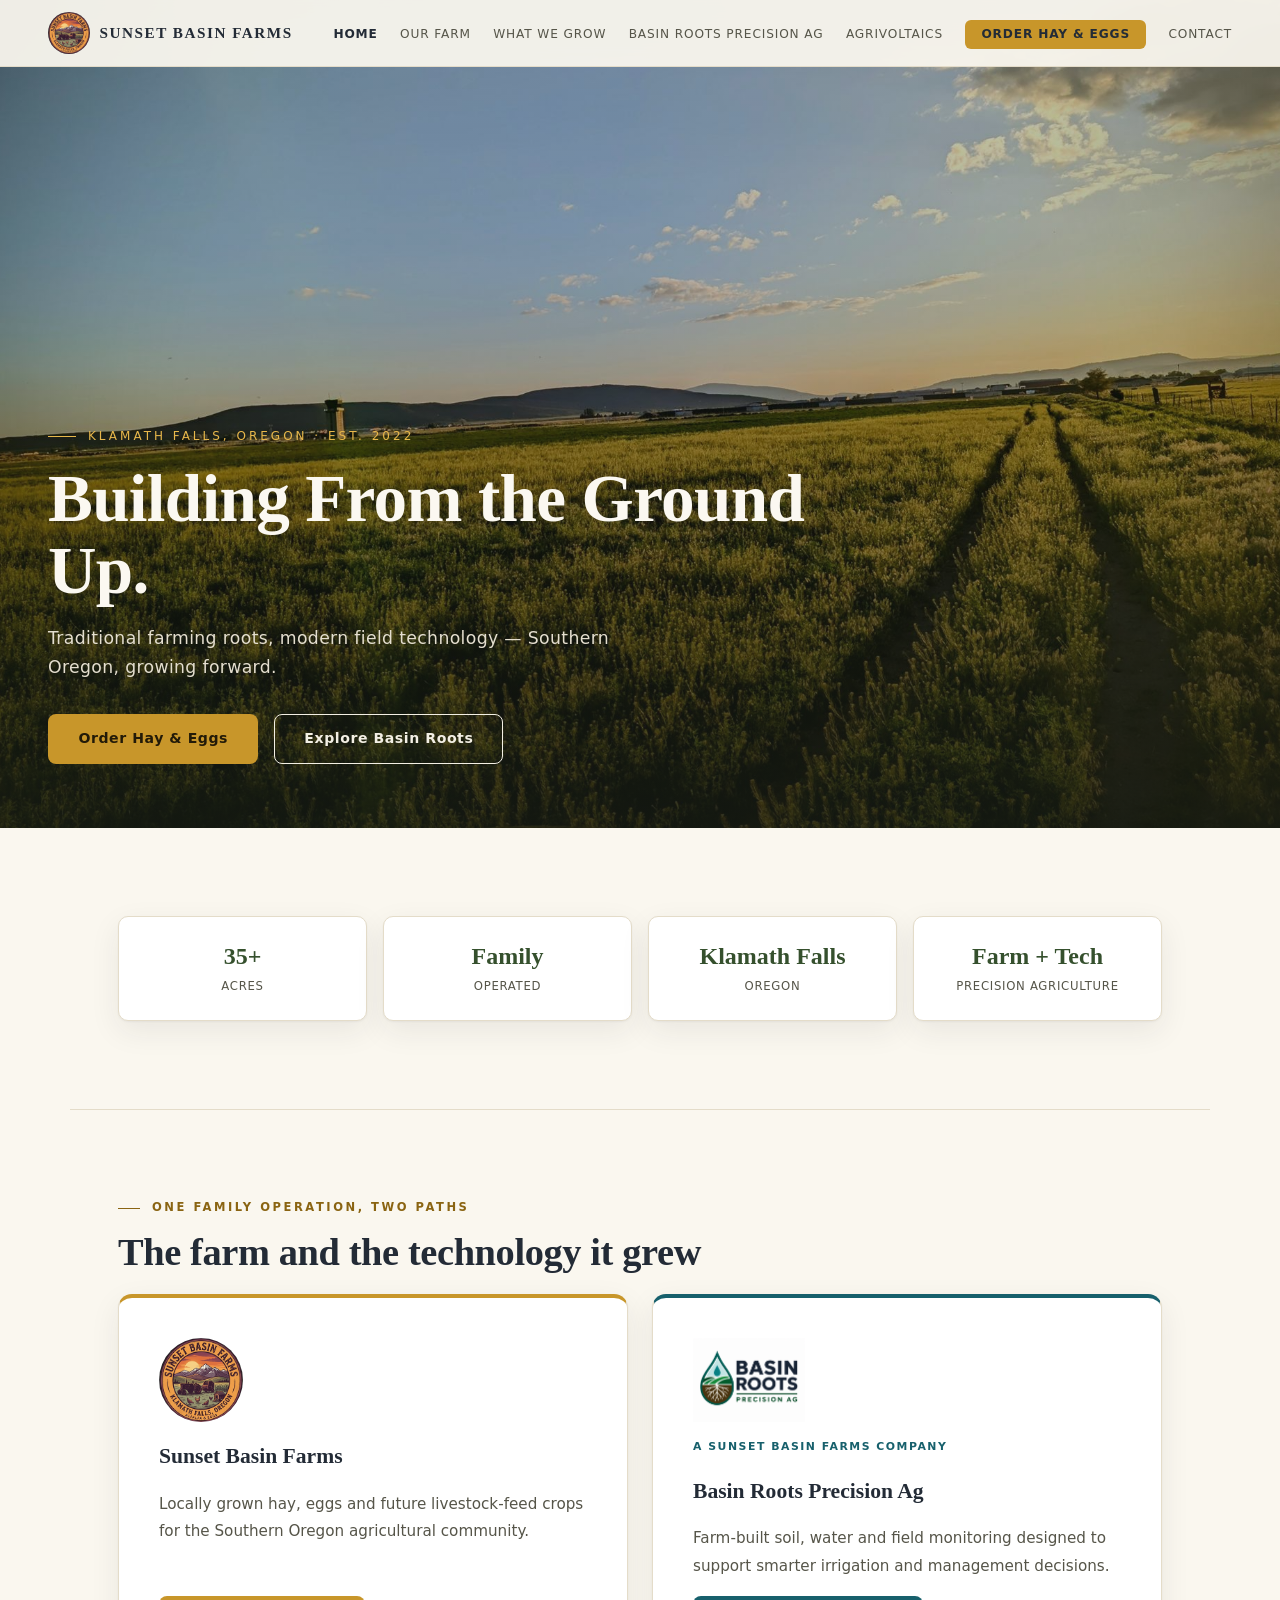
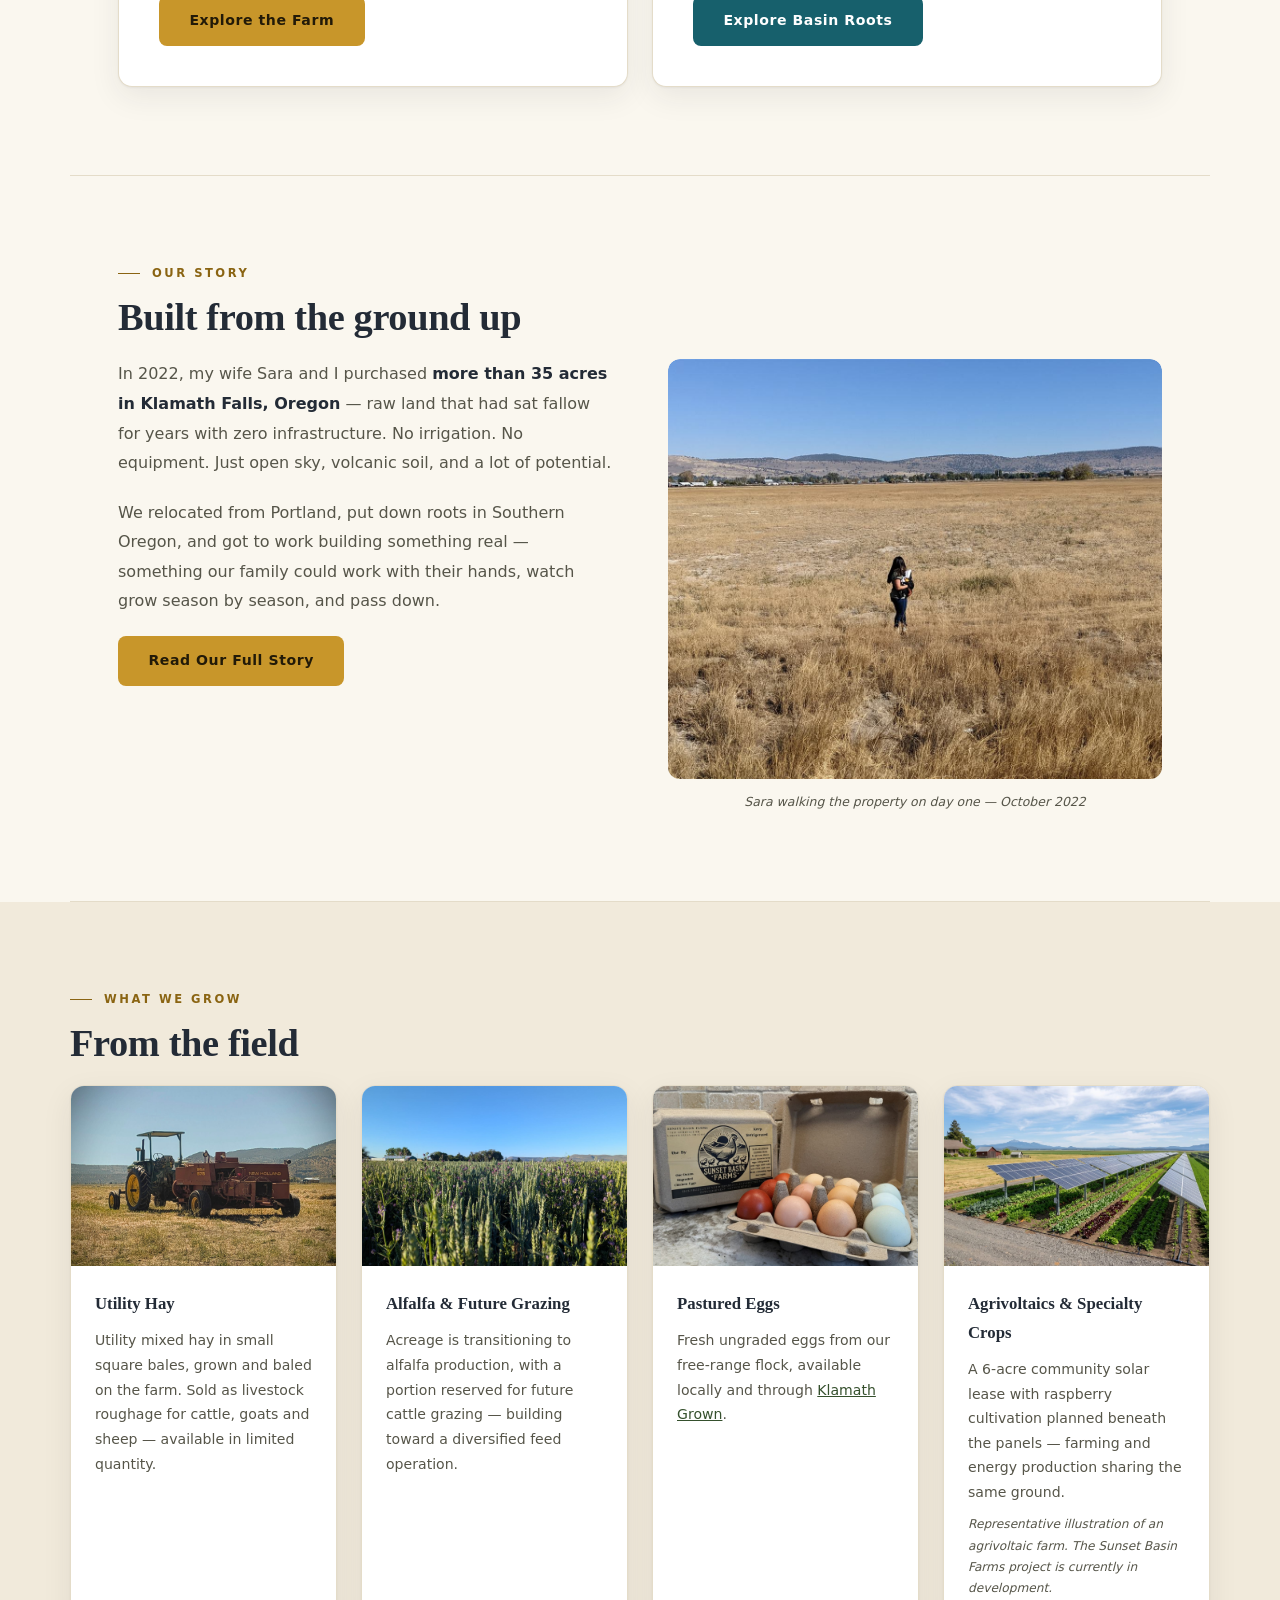
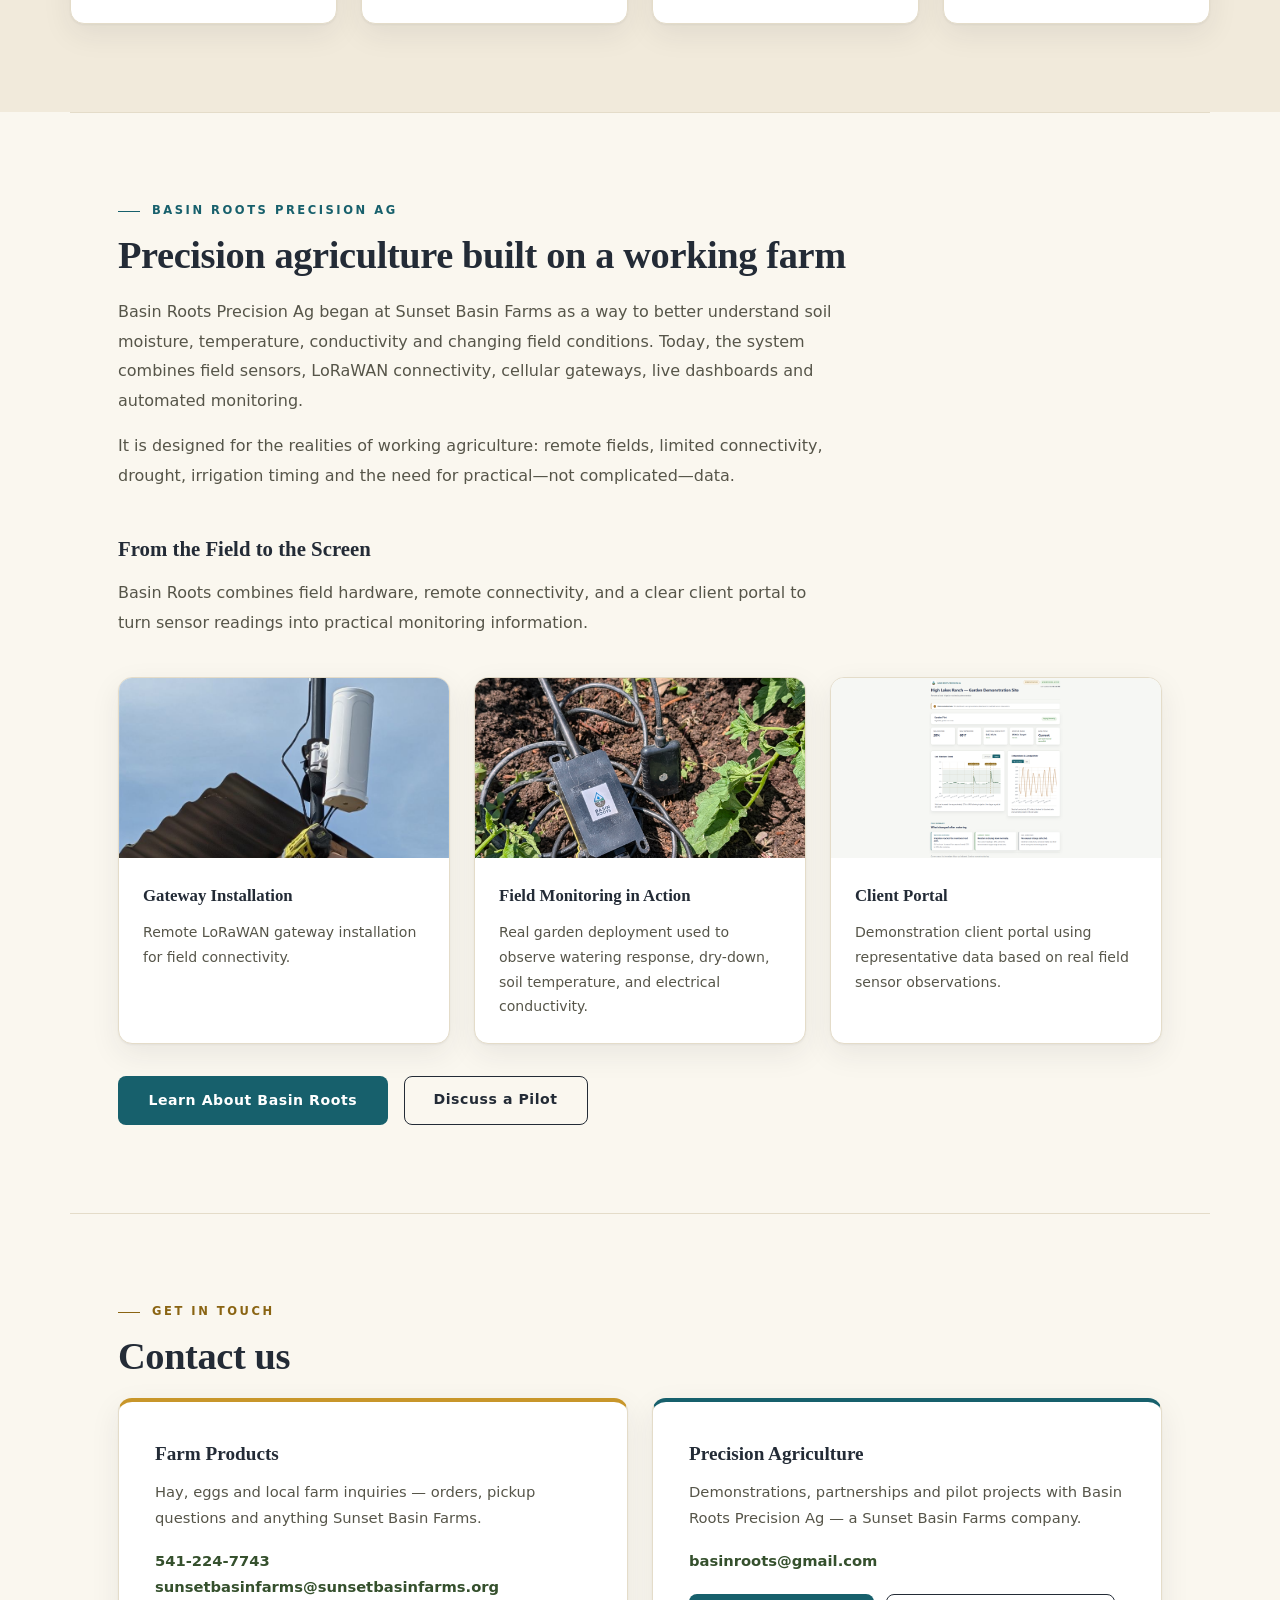
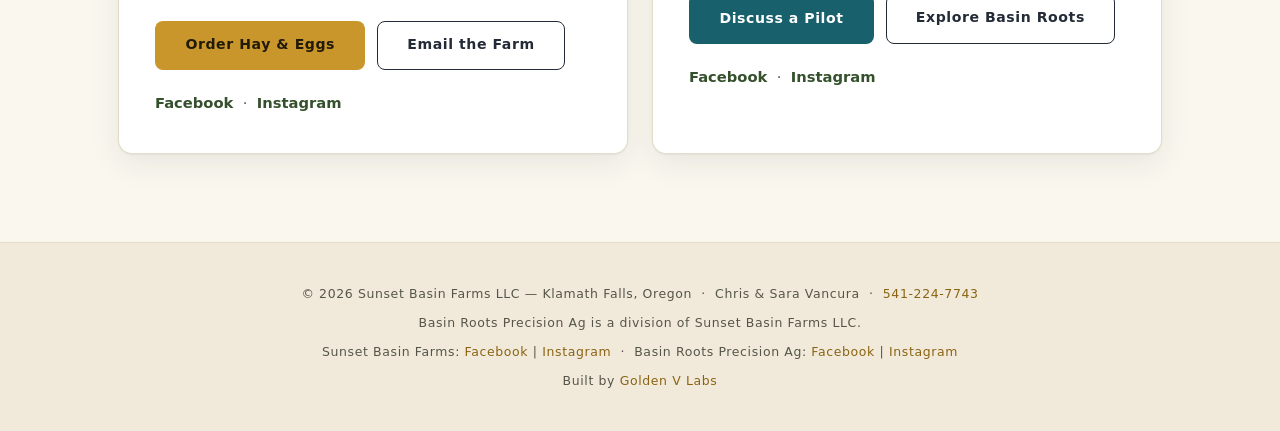
<file: index.html>
<!DOCTYPE html>
<html lang="en">
<head>
<meta charset="UTF-8">
<meta name="viewport" content="width=device-width, initial-scale=1.0">
<title>Sunset Basin Farms — Family Farm & Precision Agriculture | Klamath Falls, Oregon</title>
<meta name="description" content="Sunset Basin Farms in Klamath Falls, Oregon — a 35+ acre family farm growing utility hay, pastured eggs and future livestock feed, home of Basin Roots Precision Ag field monitoring.">
<meta property="og:title" content="Sunset Basin Farms — Klamath Falls, Oregon">
<meta property="og:description" content="Family farming, livestock feed, agrivoltaics and practical field technology — built from the ground up in Southern Oregon.">
<meta property="og:image" content="https://sunsetbasinfarms.org/images/farm-wheat.jpg">
<meta property="og:type" content="website">
<meta property="og:url" content="https://sunsetbasinfarms.org/">
<meta name="twitter:card" content="summary_large_image">
<link rel="icon" type="image/png" href="images/sunset-basin-logo.png">
<link rel="stylesheet" href="css/site.css">
</head>
<body>

<!-- NAV -->
<nav>
  <a href="index.html" class="logo">
    <img src="images/sunset-basin-logo.png" alt="Sunset Basin Farms logo">
    Sunset Basin Farms
  </a>
  <button class="nav-toggle" aria-label="Toggle menu" aria-expanded="false" aria-controls="primary-nav">
    <span></span><span></span><span></span>
  </button>
  <ul id="primary-nav">
    <li><a href="index.html" aria-current="page">Home</a></li>
    <li><a href="our-farm.html">Our Farm</a></li>
    <li><a href="#what-we-grow">What We Grow</a></li>
    <li><a href="basin-roots/">Basin Roots Precision Ag</a></li>
    <li><a href="our-farm.html#agrivoltaics">Agrivoltaics</a></li>
    <li><a href="preorder.html" class="nav-cta">Order Hay &amp; Eggs</a></li>
    <li><a href="#contact">Contact</a></li>
  </ul>
</nav>

<!-- HERO -->
<header class="hero">
  <div class="hero-img" style="background-image:url('images/farm-wheat.jpg');" role="img" aria-label="Winter wheat field at golden hour at Sunset Basin Farms"></div>
  <div class="hero-overlay"></div>
  <div class="hero-content">
    <p class="hero-eyebrow">Klamath Falls, Oregon · Est. 2022</p>
    <h1>Building From the Ground Up.</h1>
    <p class="hero-sub">Traditional farming roots, modern field technology — Southern Oregon, growing forward.</p>
    <div class="hero-actions">
      <a href="preorder.html" class="btn-primary">Order Hay &amp; Eggs</a>
      <a href="basin-roots/" class="btn-secondary">Explore Basin Roots</a>
    </div>
  </div>
</header>

<!-- STATS -->
<section aria-label="Farm overview">
  <div class="stats-row">
    <div class="stat-card">
      <div class="stat-number">35+</div>
      <div class="stat-label">Acres</div>
    </div>
    <div class="stat-card">
      <div class="stat-number">Family</div>
      <div class="stat-label">Operated</div>
    </div>
    <div class="stat-card">
      <div class="stat-number">Klamath Falls</div>
      <div class="stat-label">Oregon</div>
    </div>
    <div class="stat-card">
      <div class="stat-number">Farm + Tech</div>
      <div class="stat-label">Precision Agriculture</div>
    </div>
  </div>
</section>

<div class="divider"></div>

<!-- TWO BUSINESS PATHS -->
<section aria-label="Our two businesses">
  <div class="section-label">One Family Operation, Two Paths</div>
  <h2 class="section-title">The farm and the technology it grew</h2>
  <div class="path-grid">
    <div class="path-card">
      <img class="path-logo round" src="images/sunset-basin-logo.png" alt="Sunset Basin Farms logo">
      <h3>Sunset Basin Farms</h3>
      <p>Locally grown hay, eggs and future livestock-feed crops for the Southern Oregon agricultural community.</p>
      <a href="our-farm.html" class="btn-primary">Explore the Farm</a>
    </div>
    <div class="path-card roots">
      <img class="path-logo" src="images/basin-roots-logo-light.png" alt="Basin Roots Precision Ag logo">
      <span class="path-tag">A Sunset Basin Farms company</span>
      <h3>Basin Roots Precision Ag</h3>
      <p>Farm-built soil, water and field monitoring designed to support smarter irrigation and management decisions.</p>
      <a href="basin-roots/" class="btn-teal">Explore Basin Roots</a>
    </div>
  </div>
</section>

<div class="divider"></div>

<!-- STORY PREVIEW -->
<section id="story">
  <div class="section-label">Our Story</div>
  <h2 class="section-title">Built from the ground up</h2>
  <div class="story-grid">
    <div class="story-text">
      <p>
        In 2022, my wife Sara and I purchased <strong>more than 35 acres in Klamath Falls, Oregon</strong> —
        raw land that had sat fallow for years with zero infrastructure. No irrigation. No equipment.
        Just open sky, volcanic soil, and a lot of potential.
      </p>
      <p>
        We relocated from Portland, put down roots in Southern Oregon, and got to work building
        something real — something our family could work with their hands, watch grow season by
        season, and pass down.
      </p>
      <a href="our-farm.html" class="btn-primary">Read Our Full Story</a>
    </div>
    <div class="story-img">
      <img src="images/farm-day1.jpg" alt="Sara walking the property on day one — October 2022" width="1600" height="900" loading="lazy">
      <p class="story-img-caption">Sara walking the property on day one — October 2022</p>
    </div>
  </div>
</section>

<div class="divider"></div>

<!-- WHAT WE GROW -->
<section id="what-we-grow" class="band" style="max-width:none;">
  <div style="max-width:1140px; margin:0 auto;">
    <div class="section-label">What We Grow</div>
    <h2 class="section-title">From the field</h2>
    <div class="feature-grid">
      <div class="feature-card">
        <img src="images/TractorBaler575.jpg" alt="New Holland 575 baler making two-string small square bales at Sunset Basin Farms" loading="lazy">
        <div class="feature-body">
          <h3 class="feature-title">Utility Hay</h3>
          <p class="feature-desc">
            Utility mixed hay in small square bales, grown and baled on the farm.
            Sold as livestock roughage for cattle, goats and sheep — available in limited quantity.
          </p>
        </div>
      </div>
      <div class="feature-card">
        <img src="images/WheatAlfalfa2025.jpg" alt="Wheat and alfalfa coming up in the field at Sunset Basin Farms" loading="lazy">
        <div class="feature-body">
          <h3 class="feature-title">Alfalfa &amp; Future Grazing</h3>
          <p class="feature-desc">
            Acreage is transitioning to alfalfa production, with a portion reserved for
            future cattle grazing — building toward a diversified feed operation.
          </p>
        </div>
      </div>
      <div class="feature-card">
        <img src="images/Eggsforsaleone.jpg" alt="Fresh farm eggs from the pastured flock at Sunset Basin Farms" loading="lazy">
        <div class="feature-body">
          <h3 class="feature-title">Pastured Eggs</h3>
          <p class="feature-desc">
            Fresh ungraded eggs from our free-range flock, available locally and through
            <a href="https://klamathgrown.org" target="_blank" rel="noopener">Klamath Grown</a>.
          </p>
        </div>
      </div>
      <div class="feature-card">
        <img src="images/agrivoltaics-representative-image.jpg" alt="Representative illustration of crops growing beneath elevated solar panels in an agrivoltaic farm." loading="lazy">
        <div class="feature-body">
          <h3 class="feature-title">Agrivoltaics &amp; Specialty Crops</h3>
          <p class="feature-desc">
            A 6-acre community solar lease with raspberry cultivation planned beneath the
            panels — farming and energy production sharing the same ground.
          </p>
          <p class="feature-desc" style="margin-top:0.6rem; font-size:0.76rem; font-style:italic;">
            Representative illustration of an agrivoltaic farm. The Sunset Basin Farms project is currently in development.
          </p>
        </div>
      </div>
    </div>
  </div>
</section>

<div class="divider"></div>

<!-- BASIN ROOTS PREVIEW -->
<section id="field-monitoring">
  <div class="section-label teal">Basin Roots Precision Ag</div>
  <h2 class="section-title">Precision agriculture built on a working farm</h2>
  <p class="section-intro">
    Basin Roots Precision Ag began at Sunset Basin Farms as a way to better understand soil
    moisture, temperature, conductivity and changing field conditions. Today, the system combines
    field sensors, LoRaWAN connectivity, cellular gateways, live dashboards and automated monitoring.
  </p>
  <p class="section-intro" style="margin-top:-1.5rem;">
    It is designed for the realities of working agriculture: remote fields, limited connectivity,
    drought, irrigation timing and the need for practical—not complicated—data.
  </p>

  <h3 style="font-size:1.3rem; font-weight:700; color:var(--ink); margin-bottom:0.75rem;">From the Field to the Screen</h3>
  <p class="section-intro" style="margin-top:0;">
    Basin Roots combines field hardware, remote connectivity, and a clear client portal to turn
    sensor readings into practical monitoring information.
  </p>

  <div class="feature-grid" style="margin-bottom:2rem;">
    <div class="feature-card">
      <img src="images/basin-roots-gateway-installation.jpg" alt="Installing a Basin Roots LoRaWAN gateway at Sunset Basin Farms." loading="lazy">
      <div class="feature-body">
        <h4 class="feature-title">Gateway Installation</h4>
        <p class="feature-desc">Remote LoRaWAN gateway installation for field connectivity.</p>
      </div>
    </div>
    <div class="feature-card">
      <img src="images/soilsensoringarden.jpg" alt="Basin Roots soil sensor installed in a tomato garden root zone." loading="lazy">
      <div class="feature-body">
        <h4 class="feature-title">Field Monitoring in Action</h4>
        <p class="feature-desc">Real garden deployment used to observe watering response, dry-down, soil temperature, and electrical conductivity.</p>
      </div>
    </div>
    <div class="feature-card">
      <img src="images/ScreenshotPortalDemo%202026-07-24%20132455.png" alt="Basin Roots Precision Ag demonstration client portal showing soil moisture, temperature, conductivity, and irrigation trends." style="object-fit:contain; background:#F6F7F4;" loading="lazy">
      <div class="feature-body">
        <h4 class="feature-title">Client Portal</h4>
        <p class="feature-desc">Demonstration client portal using representative data based on real field sensor observations.</p>
      </div>
    </div>
  </div>

  <div class="hero-actions" style="margin-top:0.5rem;">
    <a href="basin-roots/" class="btn-teal">Learn About Basin Roots</a>
    <a href="basin-roots/#contact" class="btn-secondary">Discuss a Pilot</a>
  </div>
</section>

<div class="divider"></div>

<!-- CONTACT -->
<section id="contact">
  <div class="section-label">Get in Touch</div>
  <h2 class="section-title">Contact us</h2>
  <div class="contact-grid">
    <div class="contact-card">
      <h3>Farm Products</h3>
      <p>Hay, eggs and local farm inquiries — orders, pickup questions and anything Sunset Basin Farms.</p>
      <p>
        <a class="plain" href="tel:+15412247743">541-224-7743</a><br>
        <a class="plain" href="mailto:sunsetbasinfarms@sunsetbasinfarms.org">sunsetbasinfarms@sunsetbasinfarms.org</a>
      </p>
      <div class="contact-actions">
        <a href="preorder.html" class="btn-primary">Order Hay &amp; Eggs</a>
        <a href="mailto:sunsetbasinfarms@sunsetbasinfarms.org" class="btn-secondary">Email the Farm</a>
      </div>
      <p style="margin-top:1.25rem; margin-bottom:0;">
        <a class="plain" href="https://www.facebook.com/SunsetBasinFarms" target="_blank" rel="noopener" aria-label="Sunset Basin Farms on Facebook">Facebook</a>
        &nbsp;&middot;&nbsp;
        <a class="plain" href="https://www.instagram.com/sunsetbasinfarmsllc/" target="_blank" rel="noopener" aria-label="Sunset Basin Farms on Instagram">Instagram</a>
      </p>
    </div>
    <div class="contact-card roots">
      <h3>Precision Agriculture</h3>
      <p>Demonstrations, partnerships and pilot projects with Basin Roots Precision Ag — a Sunset Basin Farms company.</p>
      <p>
        <a class="plain" href="mailto:basinroots@gmail.com">basinroots@gmail.com</a>
      </p>
      <div class="contact-actions">
        <a href="basin-roots/#contact" class="btn-teal">Discuss a Pilot</a>
        <a href="basin-roots/" class="btn-secondary">Explore Basin Roots</a>
      </div>
      <p style="margin-top:1.25rem; margin-bottom:0;">
        <a class="plain" href="https://www.facebook.com/BasinRootsPrecisionAg/" target="_blank" rel="noopener" aria-label="Basin Roots Precision Ag on Facebook">Facebook</a>
        &nbsp;&middot;&nbsp;
        <a class="plain" href="https://www.instagram.com/basinrootsprecisionag/" target="_blank" rel="noopener" aria-label="Basin Roots Precision Ag on Instagram">Instagram</a>
      </p>
    </div>
  </div>
</section>

<footer>
  <p>&copy; 2026 Sunset Basin Farms LLC — Klamath Falls, Oregon &nbsp;&middot;&nbsp; Chris &amp; Sara Vancura &nbsp;&middot;&nbsp; <a href="tel:+15412247743">541-224-7743</a></p>
  <p>Basin Roots Precision Ag is a division of Sunset Basin Farms LLC.</p>
  <p>
    Sunset Basin Farms:
    <a href="https://www.facebook.com/SunsetBasinFarms" target="_blank" rel="noopener" aria-label="Sunset Basin Farms on Facebook">Facebook</a>
    |
    <a href="https://www.instagram.com/sunsetbasinfarmsllc/" target="_blank" rel="noopener" aria-label="Sunset Basin Farms on Instagram">Instagram</a>
    &nbsp;&middot;&nbsp;
    Basin Roots Precision Ag:
    <a href="https://www.facebook.com/BasinRootsPrecisionAg/" target="_blank" rel="noopener" aria-label="Basin Roots Precision Ag on Facebook">Facebook</a>
    |
    <a href="https://www.instagram.com/basinrootsprecisionag/" target="_blank" rel="noopener" aria-label="Basin Roots Precision Ag on Instagram">Instagram</a>
  </p>
  <p>Built by <a href="https://goldenvlabs.github.io">Golden V Labs</a></p>
</footer>

<script>
  const toggle = document.querySelector('.nav-toggle');
  const menu = document.querySelector('nav ul');
  toggle.addEventListener('click', () => {
    const open = toggle.classList.toggle('open');
    menu.classList.toggle('open');
    toggle.setAttribute('aria-expanded', open);
  });
  menu.querySelectorAll('a').forEach(link => {
    link.addEventListener('click', () => {
      toggle.classList.remove('open');
      menu.classList.remove('open');
      toggle.setAttribute('aria-expanded', 'false');
    });
  });

</script>

</body>
</html>
</file>
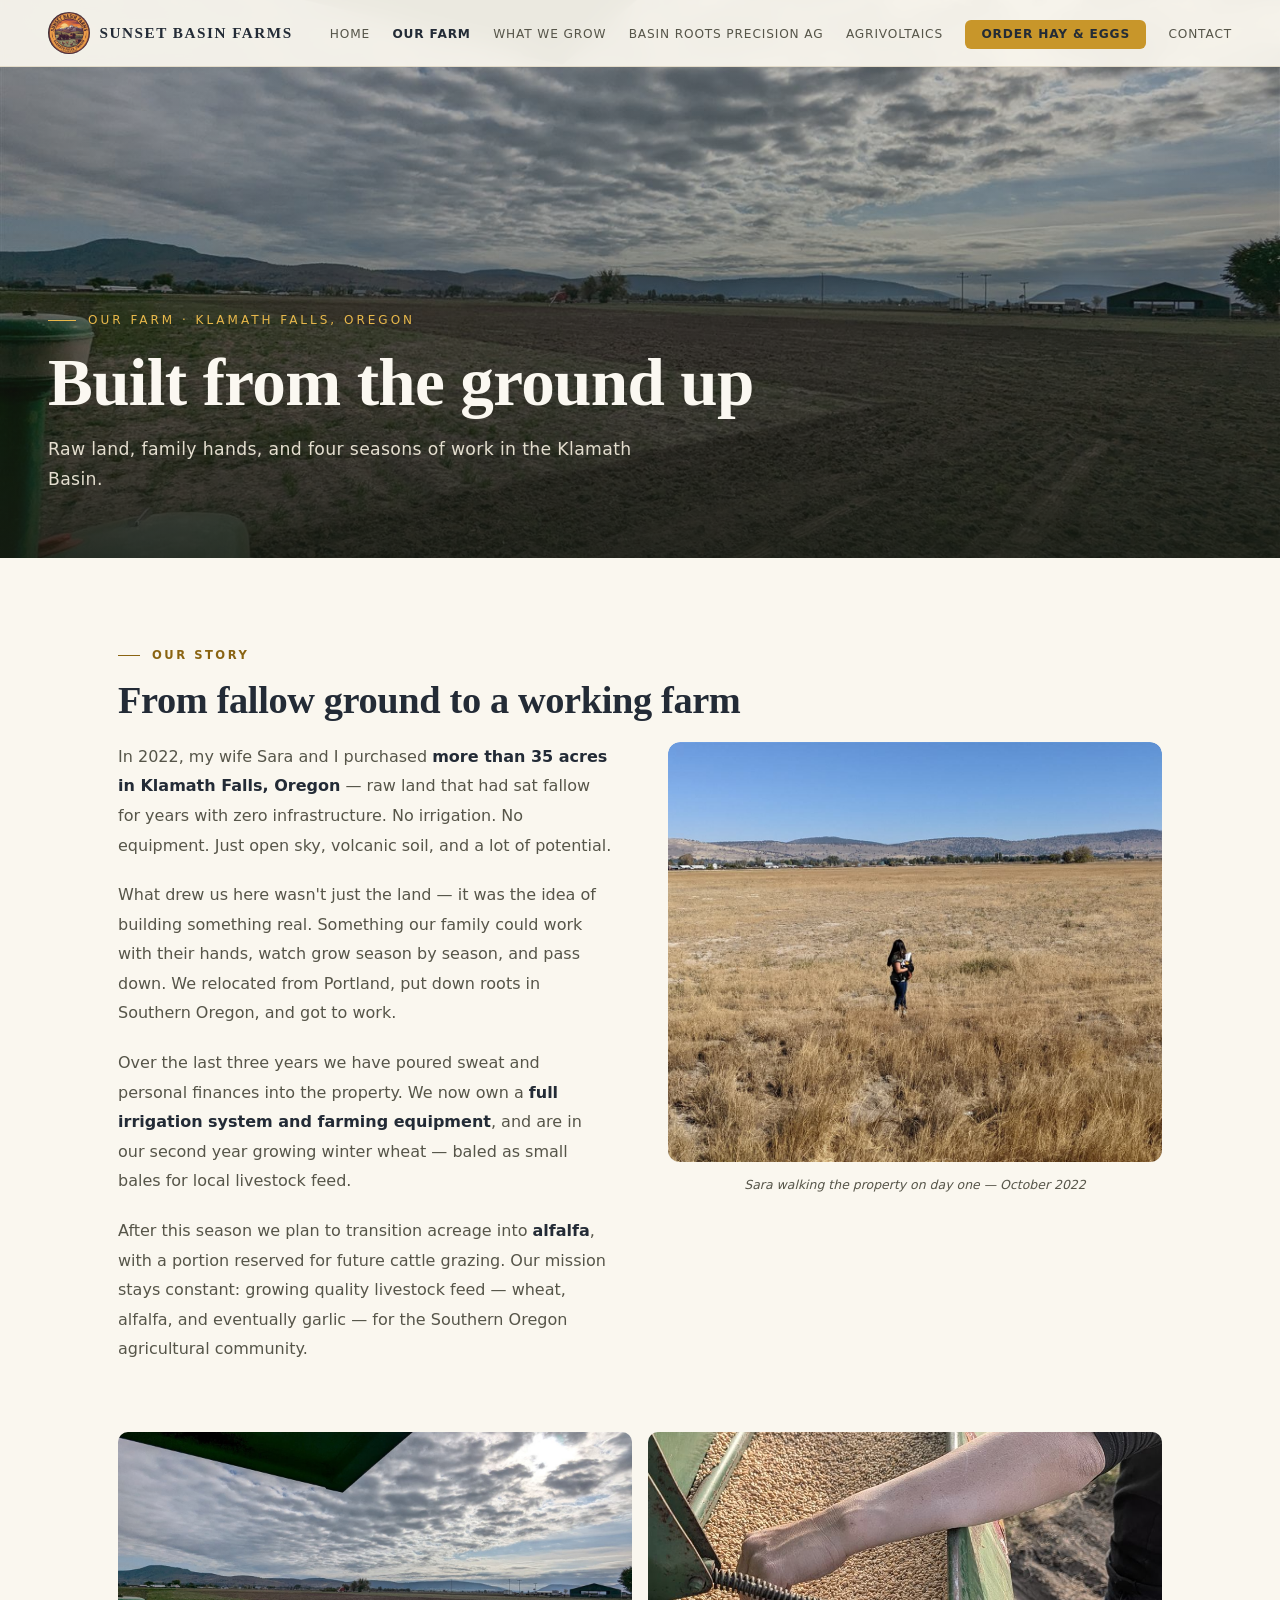
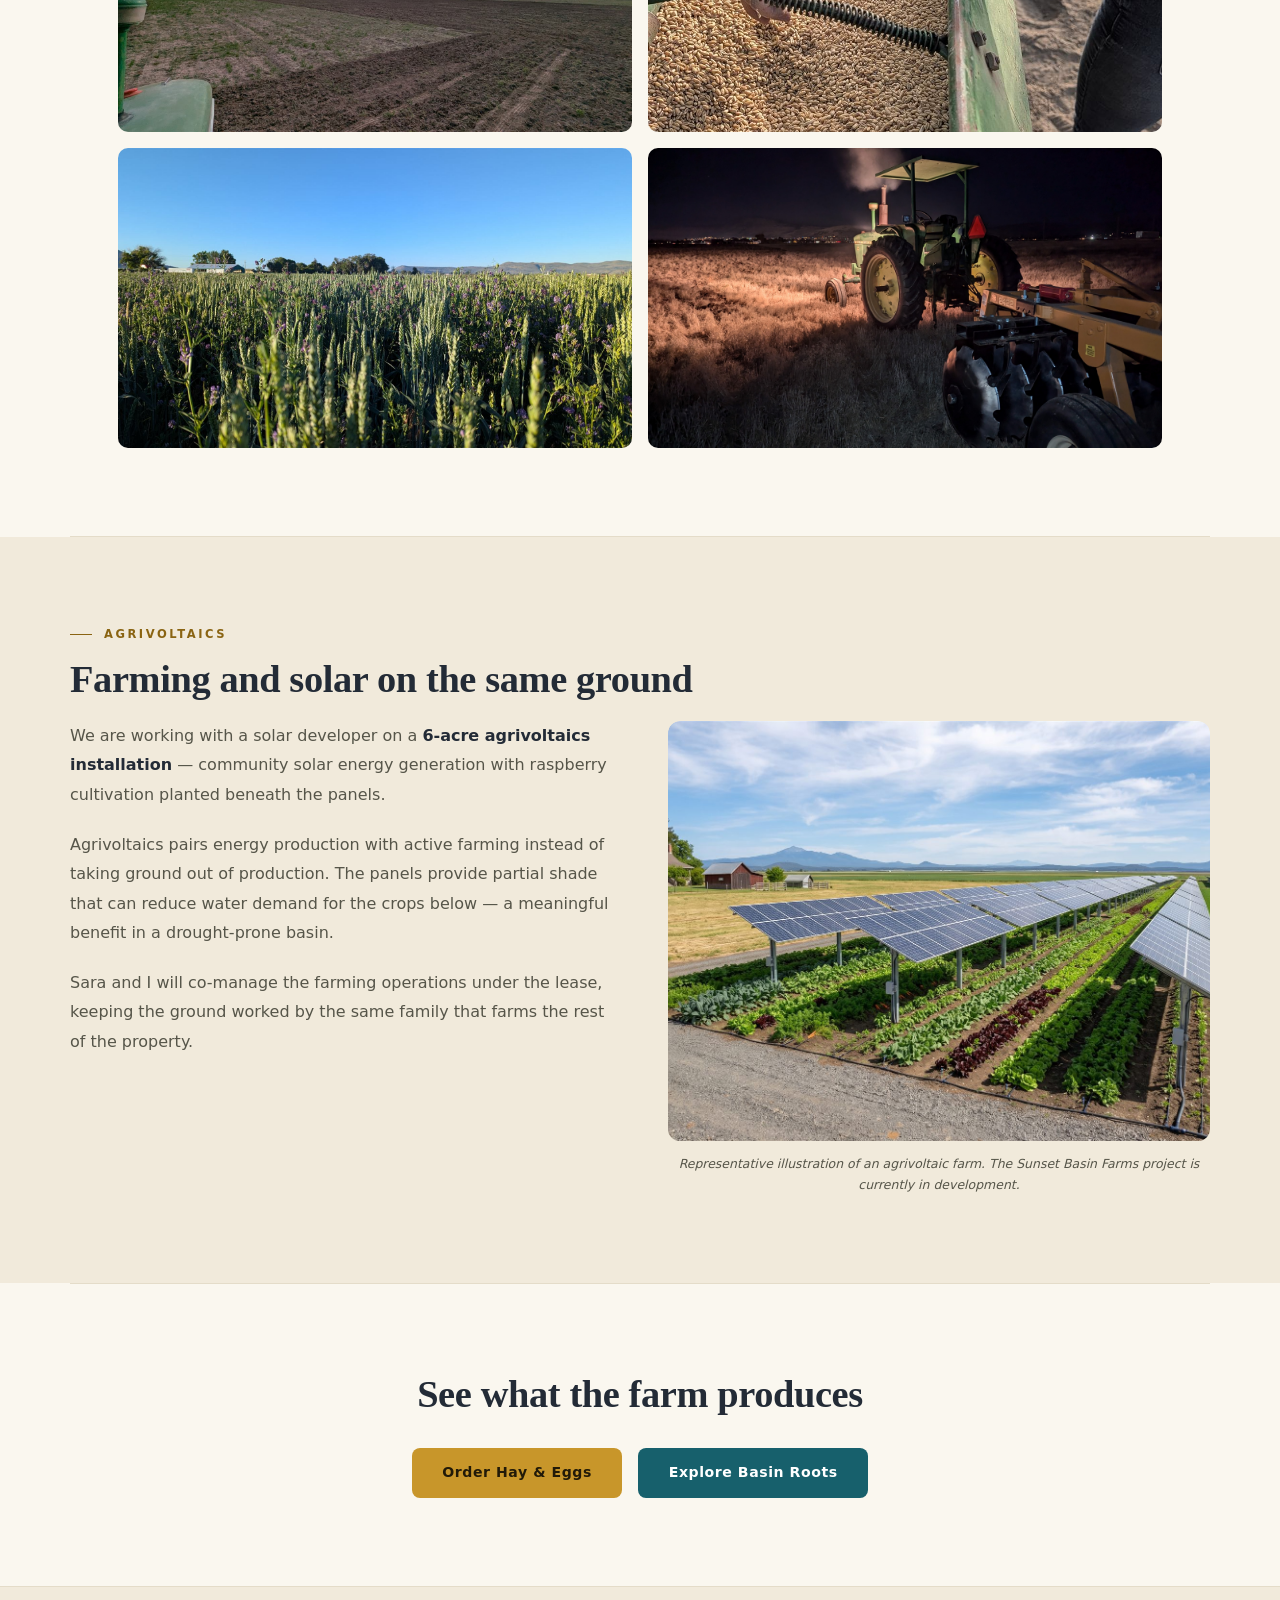
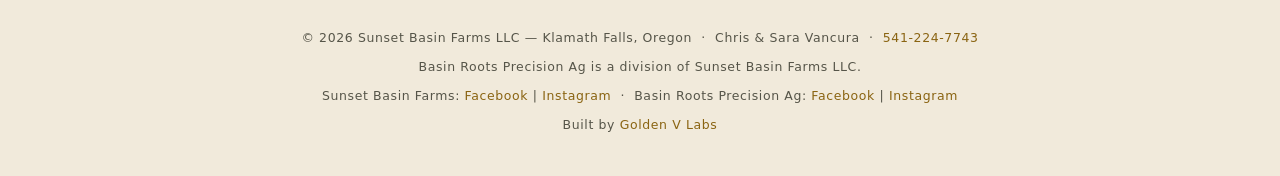
<file: our-farm.html>
<!DOCTYPE html>
<html lang="en">
<head>
<meta charset="UTF-8">
<meta name="viewport" content="width=device-width, initial-scale=1.0">
<title>Our Farm — Sunset Basin Farms | Klamath Falls, Oregon</title>
<meta name="description" content="The story of Sunset Basin Farms — a family farm built from raw ground in Klamath Falls, Oregon since 2022. Winter wheat, alfalfa, pastured eggs and a 6-acre agrivoltaics project.">
<meta property="og:title" content="Our Farm — Sunset Basin Farms">
<meta property="og:description" content="Built from the ground up in the Klamath Basin since 2022 — family farming, livestock feed and agrivoltaics.">
<meta property="og:image" content="https://sunsetbasinfarms.org/images/farm-day1.jpg">
<meta property="og:type" content="website">
<meta property="og:url" content="https://sunsetbasinfarms.org/our-farm.html">
<meta name="twitter:card" content="summary_large_image">
<link rel="icon" type="image/png" href="images/sunset-basin-logo.png">
<link rel="stylesheet" href="css/site.css">
</head>
<body>

<!-- NAV -->
<nav>
  <a href="index.html" class="logo">
    <img src="images/sunset-basin-logo.png" alt="Sunset Basin Farms logo">
    Sunset Basin Farms
  </a>
  <button class="nav-toggle" aria-label="Toggle menu" aria-expanded="false" aria-controls="primary-nav">
    <span></span><span></span><span></span>
  </button>
  <ul id="primary-nav">
    <li><a href="index.html">Home</a></li>
    <li><a href="our-farm.html" aria-current="page">Our Farm</a></li>
    <li><a href="index.html#what-we-grow">What We Grow</a></li>
    <li><a href="basin-roots/">Basin Roots Precision Ag</a></li>
    <li><a href="#agrivoltaics">Agrivoltaics</a></li>
    <li><a href="preorder.html" class="nav-cta">Order Hay &amp; Eggs</a></li>
    <li><a href="index.html#contact">Contact</a></li>
  </ul>
</nav>

<!-- HERO -->
<header class="hero" style="min-height:62vh;">
  <div class="hero-img" style="background-image:url('images/groundprep.jpg');" role="img" aria-label="Prepping the field from the tractor in the Klamath Basin"></div>
  <div class="hero-overlay"></div>
  <div class="hero-content">
    <p class="hero-eyebrow">Our Farm · Klamath Falls, Oregon</p>
    <h1>Built from the ground up</h1>
    <p class="hero-sub">Raw land, family hands, and four seasons of work in the Klamath Basin.</p>
  </div>
</header>

<!-- FULL STORY -->
<section id="story">
  <div class="section-label">Our Story</div>
  <h2 class="section-title">From fallow ground to a working farm</h2>
  <div class="story-grid">
    <div class="story-text">
      <p>
        In 2022, my wife Sara and I purchased <strong>more than 35 acres in Klamath Falls, Oregon</strong> —
        raw land that had sat fallow for years with zero infrastructure. No irrigation. No equipment.
        Just open sky, volcanic soil, and a lot of potential.
      </p>
      <p>
        What drew us here wasn't just the land — it was the idea of building something real.
        Something our family could work with their hands, watch grow season by season,
        and pass down. We relocated from Portland, put down roots in Southern Oregon,
        and got to work.
      </p>
      <p>
        Over the last three years we have poured sweat and personal finances into the property.
        We now own a <strong>full irrigation system and farming equipment</strong>, and are in our
        second year growing winter wheat — baled as small bales for local livestock feed.
      </p>
      <p>
        After this season we plan to transition acreage into <strong>alfalfa</strong>,
        with a portion reserved for future cattle grazing. Our mission stays constant:
        growing quality livestock feed — wheat, alfalfa, and eventually garlic —
        for the Southern Oregon agricultural community.
      </p>
    </div>
    <div class="story-img">
      <img src="images/farm-day1.jpg" alt="Sara walking the property on day one — October 2022" width="1600" height="900" loading="lazy">
      <p class="story-img-caption">Sara walking the property on day one — October 2022</p>
    </div>
  </div>

  <div class="photo-grid" style="margin-top:3rem;">
    <img src="images/groundprep.jpg" alt="Prepping the field from the tractor — Klamath Basin" loading="lazy">
    <img src="images/seedindrill.jpg" alt="Loading seed into the drill for planting" loading="lazy">
    <img src="images/WheatAlfalfa2025.jpg" alt="Wheat and alfalfa coming up in the field" loading="lazy">
    <img src="images/nighthardwork.jpg" alt="Running the tractor late into the night" loading="lazy">
  </div>
</section>

<div class="divider"></div>

<!-- AGRIVOLTAICS -->
<section id="agrivoltaics" class="band" style="max-width:none;">
  <div style="max-width:1140px; margin:0 auto;">
    <div class="section-label">Agrivoltaics</div>
    <h2 class="section-title">Farming and solar on the same ground</h2>
    <div class="story-grid">
      <div class="story-text">
        <p>
          We are working with a solar developer on a <strong>6-acre agrivoltaics installation</strong> —
          community solar energy generation with raspberry cultivation planted beneath the panels.
        </p>
        <p>
          Agrivoltaics pairs energy production with active farming instead of taking ground out of
          production. The panels provide partial shade that can reduce water demand for the crops
          below — a meaningful benefit in a drought-prone basin.
        </p>
        <p>
          Sara and I will co-manage the farming operations under the lease, keeping the ground
          worked by the same family that farms the rest of the property.
        </p>
      </div>
      <div class="story-img">
        <img src="images/agrivoltaics-representative-image.jpg" alt="Representative illustration of crops growing beneath elevated solar panels in an agrivoltaic farm." width="1600" height="873" loading="lazy">
        <p class="story-img-caption">Representative illustration of an agrivoltaic farm. The Sunset Basin Farms project is currently in development.</p>
      </div>
    </div>
  </div>
</section>

<div class="divider"></div>

<!-- CTA -->
<section style="text-align:center;">
  <h2 class="section-title">See what the farm produces</h2>
  <div class="hero-actions" style="justify-content:center;">
    <a href="preorder.html" class="btn-primary">Order Hay &amp; Eggs</a>
    <a href="basin-roots/" class="btn-teal">Explore Basin Roots</a>
  </div>
</section>

<footer>
  <p>&copy; 2026 Sunset Basin Farms LLC — Klamath Falls, Oregon &nbsp;&middot;&nbsp; Chris &amp; Sara Vancura &nbsp;&middot;&nbsp; <a href="tel:+15412247743">541-224-7743</a></p>
  <p>Basin Roots Precision Ag is a division of Sunset Basin Farms LLC.</p>
  <p>
    Sunset Basin Farms:
    <a href="https://www.facebook.com/SunsetBasinFarms" target="_blank" rel="noopener" aria-label="Sunset Basin Farms on Facebook">Facebook</a>
    |
    <a href="https://www.instagram.com/sunsetbasinfarmsllc/" target="_blank" rel="noopener" aria-label="Sunset Basin Farms on Instagram">Instagram</a>
    &nbsp;&middot;&nbsp;
    Basin Roots Precision Ag:
    <a href="https://www.facebook.com/BasinRootsPrecisionAg/" target="_blank" rel="noopener" aria-label="Basin Roots Precision Ag on Facebook">Facebook</a>
    |
    <a href="https://www.instagram.com/basinrootsprecisionag/" target="_blank" rel="noopener" aria-label="Basin Roots Precision Ag on Instagram">Instagram</a>
  </p>
  <p>Built by <a href="https://goldenvlabs.github.io">Golden V Labs</a></p>
</footer>

<script>
  const toggle = document.querySelector('.nav-toggle');
  const menu = document.querySelector('nav ul');
  toggle.addEventListener('click', () => {
    const open = toggle.classList.toggle('open');
    menu.classList.toggle('open');
    toggle.setAttribute('aria-expanded', open);
  });
  menu.querySelectorAll('a').forEach(link => {
    link.addEventListener('click', () => {
      toggle.classList.remove('open');
      menu.classList.remove('open');
      toggle.setAttribute('aria-expanded', 'false');
    });
  });
</script>

</body>
</html>
</file>
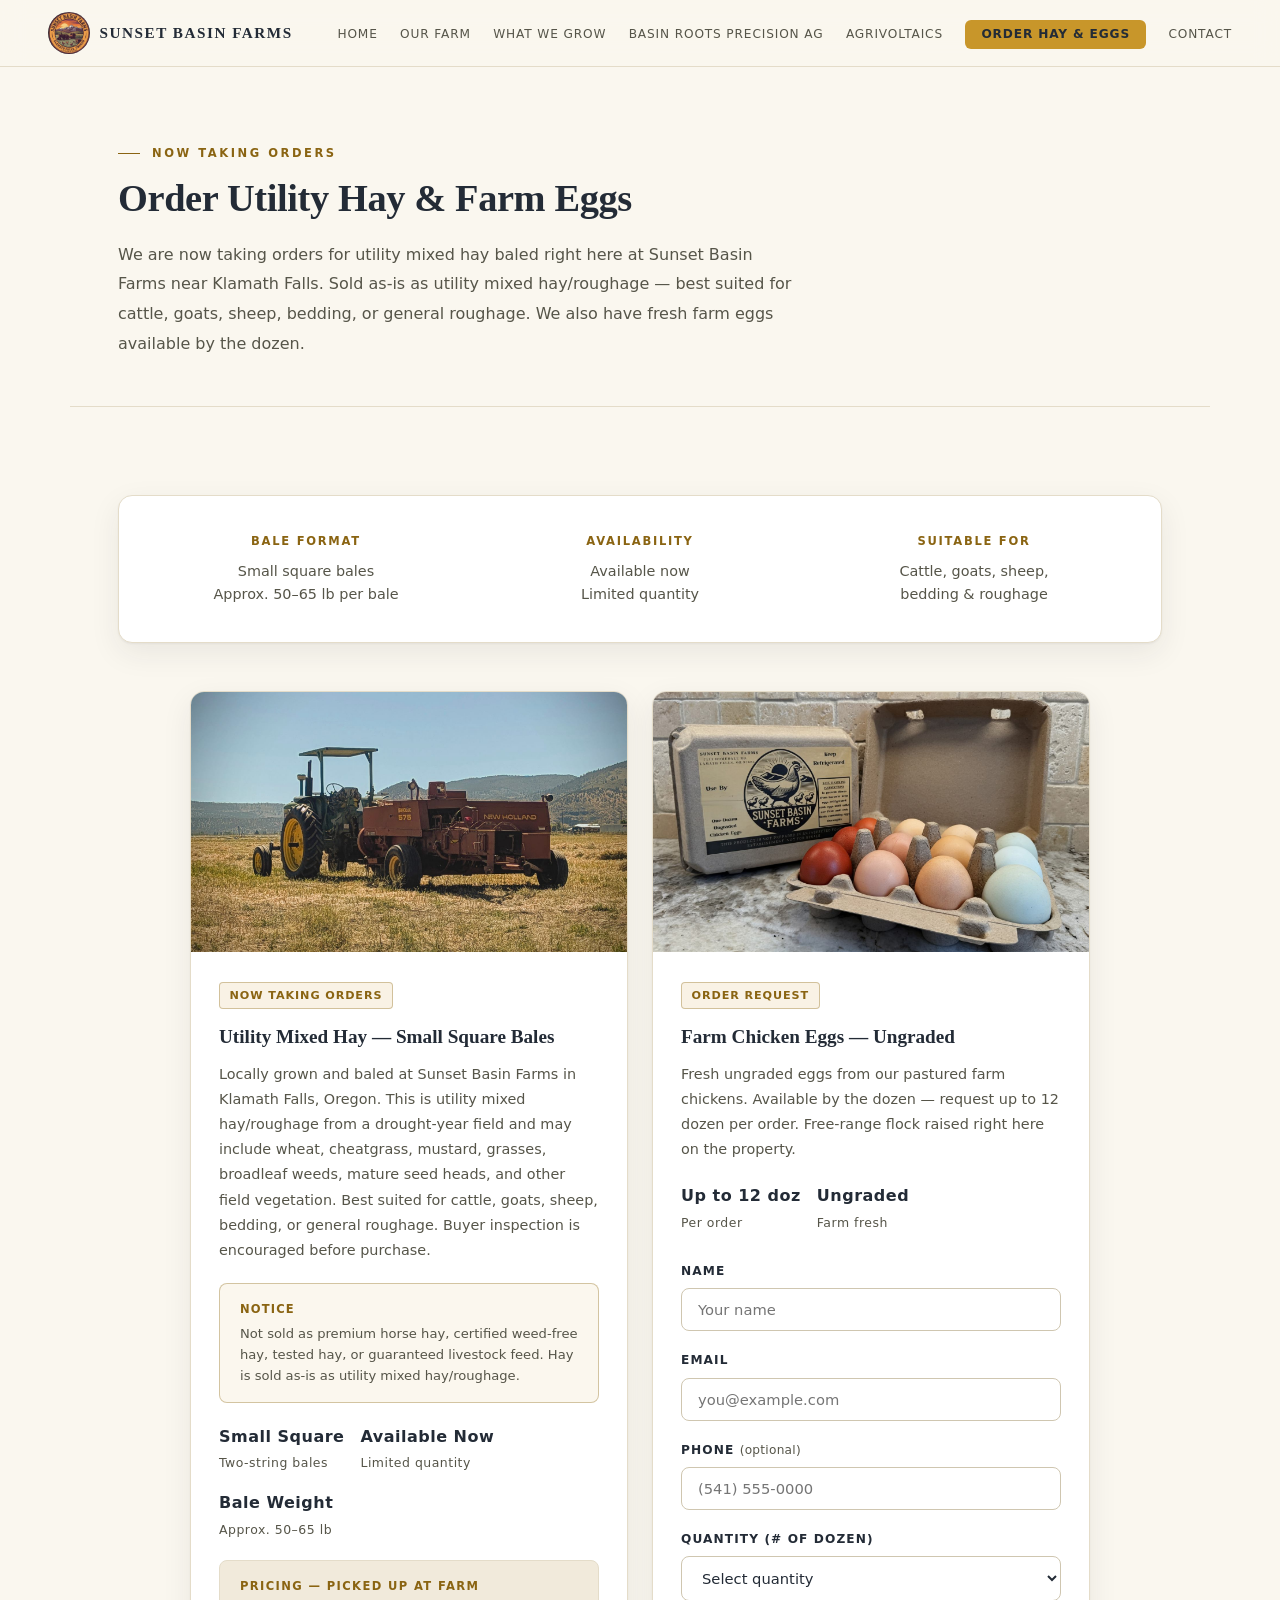
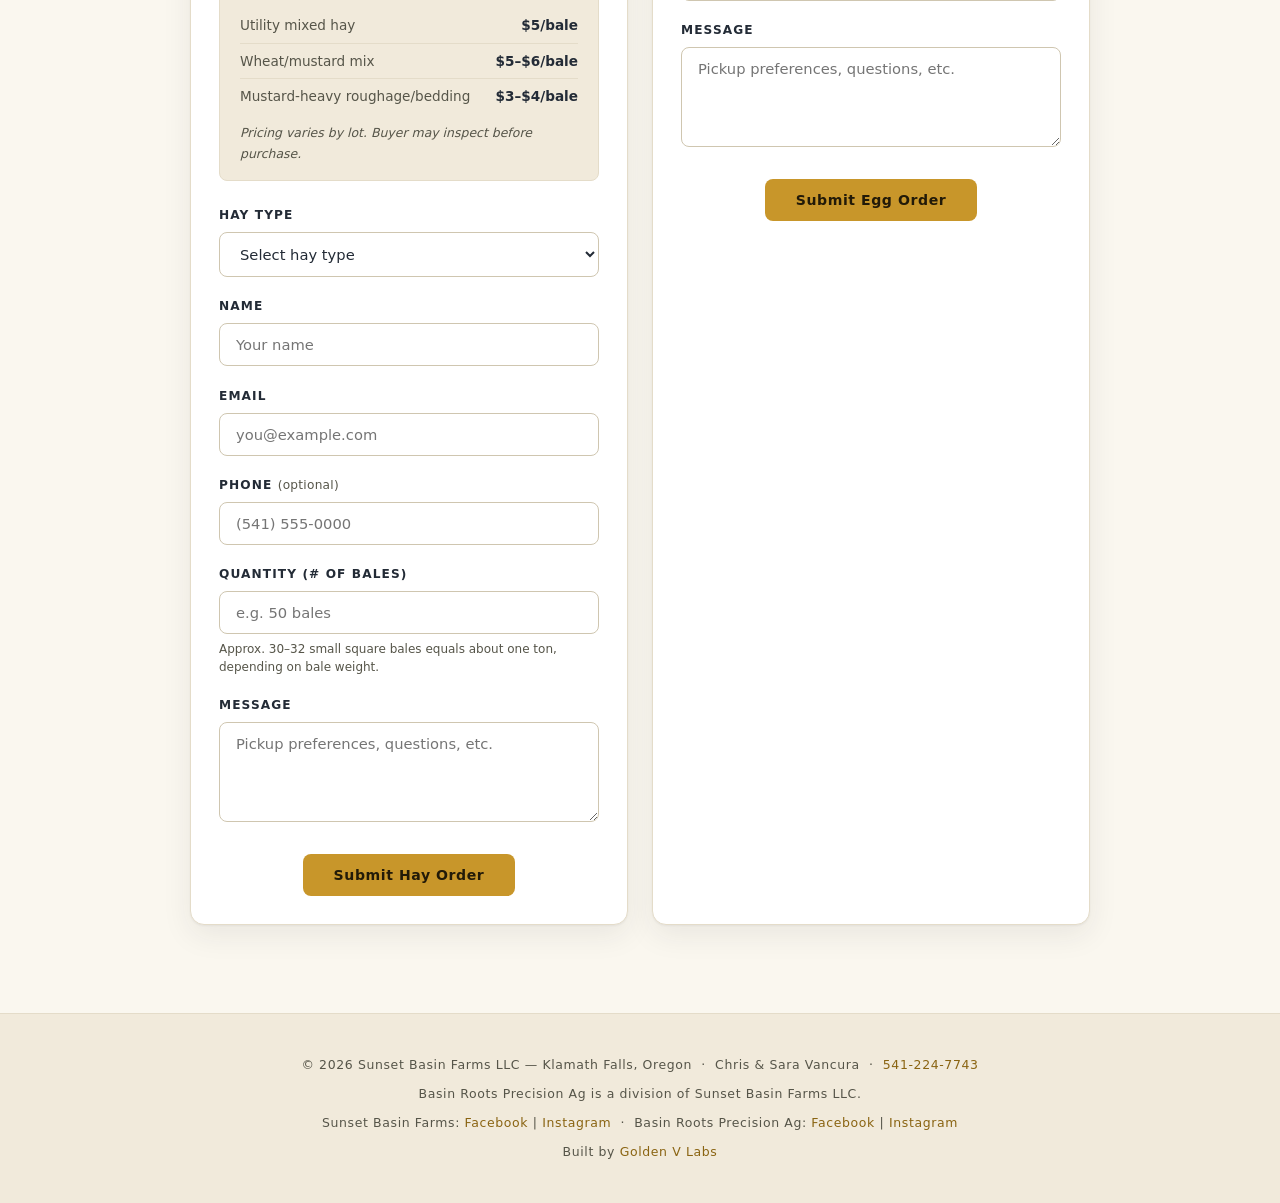
<file: preorder.html>
<!DOCTYPE html>
<html lang="en">
<head>
<meta charset="UTF-8">
<meta name="viewport" content="width=device-width, initial-scale=1.0">
<title>Order Utility Hay & Farm Eggs — Sunset Basin Farms | Klamath Falls, Oregon</title>
<meta name="description" content="Order utility mixed hay in small square bales — locally grown at Sunset Basin Farms in Klamath Falls, Oregon. Suitable for cattle, goats, sheep, and roughage. Fresh farm eggs also available.">
<meta property="og:title" content="Order Utility Hay & Farm Eggs — Sunset Basin Farms">
<meta property="og:description" content="Now taking orders for utility mixed hay small square bales. Locally grown in Klamath Falls, Oregon. Suitable for cattle, goats, sheep, and roughage.">
<meta property="og:image" content="https://sunsetbasinfarms.org/images/TractorBaler575.jpg">
<meta property="og:type" content="website">
<meta property="og:url" content="https://sunsetbasinfarms.org/preorder.html">
<meta name="twitter:card" content="summary_large_image">
<link rel="icon" type="image/png" href="images/sunset-basin-logo.png">
<link rel="stylesheet" href="css/site.css">
<style>
  /* Page-specific: product cards and pricing table */
  .page-header { padding: 9rem 3rem 3rem; max-width: 1140px; margin: 0 auto; }
  .page-intro { color: var(--muted); font-size: 1rem; line-height: 1.85; max-width: 680px; font-family: var(--sans); }

  .info-banner {
    background: var(--card);
    border: 1px solid var(--line);
    border-radius: var(--radius);
    box-shadow: var(--shadow);
    padding: 2.25rem;
    margin-bottom: 3rem;
    display: grid;
    grid-template-columns: 1fr 1fr 1fr;
    gap: 2rem;
    text-align: center;
  }

  .info-item-title {
    font-size: 0.72rem;
    letter-spacing: 0.15em;
    text-transform: uppercase;
    color: var(--gold-deep);
    font-weight: 600;
    font-family: var(--sans);
    margin-bottom: 0.5rem;
  }

  .info-item-text { color: var(--muted); font-size: 0.9rem; line-height: 1.6; font-family: var(--sans); }

  .product-grid-2 { display: grid; grid-template-columns: 1fr 1fr; gap: 1.5rem; max-width: 900px; margin: 0 auto; }

  .product-card {
    background: var(--card);
    border: 1px solid var(--line);
    border-radius: var(--radius);
    overflow: hidden;
    box-shadow: var(--shadow);
  }

  .product-img { width: 100%; height: 260px; object-fit: cover; display: block; }
  .product-body { padding: 1.75rem; }

  .product-tag {
    display: inline-block;
    padding: 0.2rem 0.6rem;
    background: rgba(200,150,42,0.12);
    border: 1px solid rgba(138,100,18,0.35);
    border-radius: 4px;
    font-size: 0.7rem;
    color: var(--gold-deep);
    font-weight: 700;
    font-family: var(--sans);
    letter-spacing: 0.08em;
    text-transform: uppercase;
    margin-bottom: 0.75rem;
  }

  .product-title { font-size: 1.2rem; font-weight: 700; color: var(--ink); margin-bottom: 0.5rem; }
  .product-desc { color: var(--muted); font-size: 0.9rem; line-height: 1.75; font-family: var(--sans); margin-bottom: 1.25rem; }

  .product-details { display: flex; flex-wrap: wrap; gap: 1rem; margin-bottom: 1.25rem; }
  .product-detail { font-size: 0.78rem; color: var(--muted); font-family: var(--sans); letter-spacing: 0.04em; }
  .product-detail strong { color: var(--ink); display: block; font-size: 1rem; margin-bottom: 0.15rem; }

  .notice-box {
    background: rgba(200,150,42,0.08);
    border: 1px solid rgba(138,100,18,0.35);
    border-radius: 8px;
    padding: 1rem 1.25rem;
    margin-bottom: 1.25rem;
  }
  .notice-box p { font-size: 0.82rem; color: var(--muted); font-family: var(--sans); line-height: 1.6; margin: 0; }
  .notice-box strong { color: var(--gold-deep); display: block; margin-bottom: 0.25rem; font-size: 0.72rem; letter-spacing: 0.1em; text-transform: uppercase; }

  .pricing-box {
    background: var(--cream-2);
    border: 1px solid var(--line);
    border-radius: 8px;
    padding: 1rem 1.25rem;
    margin-bottom: 1.5rem;
  }
  .pricing-box .pricing-title { font-size: 0.72rem; color: var(--gold-deep); font-weight: 700; font-family: var(--sans); letter-spacing: 0.12em; text-transform: uppercase; margin-bottom: 0.75rem; }
  .pricing-box .price-row { display: flex; justify-content: space-between; padding: 0.35rem 0; border-bottom: 1px solid var(--line); font-size: 0.85rem; color: var(--muted); font-family: var(--sans); }
  .pricing-box .price-row:last-of-type { border-bottom: none; }
  .pricing-box .price-row span:last-child { color: var(--ink); font-weight: 600; }
  .pricing-box .price-note { font-size: 0.78rem; color: var(--muted); margin-top: 0.5rem; font-style: italic; font-family: var(--sans); }

  .form-submit { text-align: center; }

  @media (max-width: 768px) {
    .page-header { padding: 7.5rem 1.25rem 2.5rem; }
    .info-banner { grid-template-columns: 1fr; gap: 1.5rem; }
    .product-grid-2 { grid-template-columns: 1fr; }
    .product-body { padding: 1.25rem; }
  }
</style>
</head>
<body>

<!-- NAV -->
<nav>
  <a href="index.html" class="logo">
    <img src="images/sunset-basin-logo.png" alt="Sunset Basin Farms logo">
    Sunset Basin Farms
  </a>
  <button class="nav-toggle" aria-label="Toggle menu" aria-expanded="false" aria-controls="primary-nav">
    <span></span><span></span><span></span>
  </button>
  <ul id="primary-nav">
    <li><a href="index.html">Home</a></li>
    <li><a href="our-farm.html">Our Farm</a></li>
    <li><a href="index.html#what-we-grow">What We Grow</a></li>
    <li><a href="basin-roots/">Basin Roots Precision Ag</a></li>
    <li><a href="our-farm.html#agrivoltaics">Agrivoltaics</a></li>
    <li><a href="preorder.html" class="nav-cta" aria-current="page">Order Hay &amp; Eggs</a></li>
    <li><a href="index.html#contact">Contact</a></li>
  </ul>
</nav>

<!-- PAGE HEADER -->
<div class="page-header">
  <div class="section-label">Now Taking Orders</div>
  <h1 class="section-title">Order Utility Hay &amp; Farm Eggs</h1>
  <p class="page-intro">
    We are now taking orders for utility mixed hay baled right here at Sunset Basin Farms near Klamath Falls.
    Sold as-is as utility mixed hay/roughage — best suited for cattle, goats, sheep, bedding, or general roughage.
    We also have fresh farm eggs available by the dozen.
  </p>
</div>

<div class="divider"></div>

<!-- PRODUCT -->
<section>
  <div class="info-banner">
    <div>
      <div class="info-item-title">Bale Format</div>
      <div class="info-item-text">Small square bales<br>Approx. 50–65 lb per bale</div>
    </div>
    <div>
      <div class="info-item-title">Availability</div>
      <div class="info-item-text">Available now<br>Limited quantity</div>
    </div>
    <div>
      <div class="info-item-title">Suitable For</div>
      <div class="info-item-text">Cattle, goats, sheep,<br>bedding &amp; roughage</div>
    </div>
  </div>

  <div class="product-grid-2">

    <!-- HAY ORDER -->
    <div class="product-card" id="hay-form">
      <img class="product-img" src="images/TractorBaler575.jpg" alt="New Holland 575 baler making two-string small square bales at Sunset Basin Farms" loading="lazy">
      <div class="product-body">
        <span class="product-tag">NOW TAKING ORDERS</span>
        <h3 class="product-title">Utility Mixed Hay — Small Square Bales</h3>
        <p class="product-desc">
          Locally grown and baled at Sunset Basin Farms in Klamath Falls, Oregon. This is utility mixed hay/roughage from a drought-year field and may include wheat, cheatgrass, mustard, grasses, broadleaf weeds, mature seed heads, and other field vegetation. Best suited for cattle, goats, sheep, bedding, or general roughage. Buyer inspection is encouraged before purchase.
        </p>
        <div class="notice-box">
          <p>
            <strong>Notice</strong>
            Not sold as premium horse hay, certified weed-free hay, tested hay, or guaranteed livestock feed. Hay is sold as-is as utility mixed hay/roughage.
          </p>
        </div>
        <div class="product-details">
          <div class="product-detail">
            <strong>Small Square</strong>
            Two-string bales
          </div>
          <div class="product-detail">
            <strong>Available Now</strong>
            Limited quantity
          </div>
          <div class="product-detail">
            <strong>Bale Weight</strong>
            Approx. 50–65 lb
          </div>
        </div>
        <div class="pricing-box">
          <p class="pricing-title">Pricing — Picked Up at Farm</p>
          <div class="price-row"><span>Utility mixed hay</span><span>$5/bale</span></div>
          <div class="price-row"><span>Wheat/mustard mix</span><span>$5–$6/bale</span></div>
          <div class="price-row"><span>Mustard-heavy roughage/bedding</span><span>$3–$4/bale</span></div>
          <p class="price-note">Pricing varies by lot. Buyer may inspect before purchase.</p>
        </div>
        <form action="https://formspree.io/f/xjgpdwzp" method="POST">
          <input type="hidden" name="_subject" value="Order: Utility Mixed Hay">
          <input type="hidden" name="_next" value="preorder.html?submitted=hay">
          <div class="form-group">
            <label for="hay-type">Hay Type</label>
            <select id="hay-type" name="hay_type" required>
              <option value="" disabled selected>Select hay type</option>
              <option value="Utility Mixed Grass / Cheatgrass">Utility mixed grass / cheatgrass hay</option>
              <option value="Wheat and Mustard Mix">Utility wheat and mustard mix</option>
              <option value="Mustard-Heavy Roughage">Mustard-heavy utility roughage</option>
              <option value="General Utility Hay Inquiry">General utility hay inquiry</option>
            </select>
          </div>
          <div class="form-group">
            <label for="hay-name">Name</label>
            <input type="text" id="hay-name" name="name" required placeholder="Your name">
          </div>
          <div class="form-group">
            <label for="hay-email">Email</label>
            <input type="email" id="hay-email" name="email" required placeholder="you@example.com">
          </div>
          <div class="form-group">
            <label for="hay-phone">Phone <span class="optional">(optional)</span></label>
            <input type="tel" id="hay-phone" name="phone" placeholder="(541) 555-0000">
          </div>
          <div class="form-group">
            <label for="hay-quantity">Quantity (# of bales)</label>
            <input type="text" id="hay-quantity" name="quantity" placeholder="e.g. 50 bales">
            <p style="font-size: 0.75rem; color: var(--muted); font-family: var(--sans); margin-top: 0.35rem; line-height: 1.5;">Approx. 30–32 small square bales equals about one ton, depending on bale weight.</p>
          </div>
          <div class="form-group">
            <label for="hay-message">Message</label>
            <textarea id="hay-message" name="message" placeholder="Pickup preferences, questions, etc."></textarea>
          </div>
          <div class="form-submit">
            <button type="submit" class="btn-primary">Submit Hay Order</button>
          </div>
        </form>
      </div>
    </div>

    <!-- EGG ORDER -->
    <div class="product-card" id="egg-form">
      <img class="product-img" src="images/Eggsforsaleone.jpg" alt="Fresh farm eggs from Sunset Basin Farms" loading="lazy">
      <div class="product-body">
        <span class="product-tag">Order Request</span>
        <h3 class="product-title">Farm Chicken Eggs — Ungraded</h3>
        <p class="product-desc">
          Fresh ungraded eggs from our pastured farm chickens. Available by the dozen —
          request up to 12 dozen per order. Free-range flock raised right here on the property.
        </p>
        <div class="product-details" style="margin-bottom: 1.75rem;">
          <div class="product-detail">
            <strong>Up to 12 doz</strong>
            Per order
          </div>
          <div class="product-detail">
            <strong>Ungraded</strong>
            Farm fresh
          </div>
        </div>
        <form action="https://formspree.io/f/xojpzdoq" method="POST">
          <input type="hidden" name="_subject" value="Order Request: Farm Chicken Eggs">
          <input type="hidden" name="_next" value="preorder.html?submitted=eggs">
          <div class="form-group">
            <label for="egg-name">Name</label>
            <input type="text" id="egg-name" name="name" required placeholder="Your name">
          </div>
          <div class="form-group">
            <label for="egg-email">Email</label>
            <input type="email" id="egg-email" name="email" required placeholder="you@example.com">
          </div>
          <div class="form-group">
            <label for="egg-phone">Phone <span class="optional">(optional)</span></label>
            <input type="tel" id="egg-phone" name="phone" placeholder="(541) 555-0000">
          </div>
          <div class="form-group">
            <label for="egg-quantity">Quantity (# of dozen)</label>
            <select id="egg-quantity" name="quantity" required>
              <option value="" disabled selected>Select quantity</option>
              <option value="1 dozen">1 dozen</option>
              <option value="2 dozen">2 dozen</option>
              <option value="3 dozen">3 dozen</option>
              <option value="6 dozen">6 dozen</option>
              <option value="12 dozen">12 dozen</option>
            </select>
          </div>
          <div class="form-group">
            <label for="egg-message">Message</label>
            <textarea id="egg-message" name="message" placeholder="Pickup preferences, questions, etc."></textarea>
          </div>
          <div class="form-submit">
            <button type="submit" class="btn-primary">Submit Egg Order</button>
          </div>
        </form>
      </div>
    </div>

  </div>
</section>

<footer>
  <p>&copy; 2026 Sunset Basin Farms LLC — Klamath Falls, Oregon &nbsp;&middot;&nbsp; Chris &amp; Sara Vancura &nbsp;&middot;&nbsp; <a href="tel:+15412247743">541-224-7743</a></p>
  <p>Basin Roots Precision Ag is a division of Sunset Basin Farms LLC.</p>
  <p>
    Sunset Basin Farms:
    <a href="https://www.facebook.com/SunsetBasinFarms" target="_blank" rel="noopener" aria-label="Sunset Basin Farms on Facebook">Facebook</a>
    |
    <a href="https://www.instagram.com/sunsetbasinfarmsllc/" target="_blank" rel="noopener" aria-label="Sunset Basin Farms on Instagram">Instagram</a>
    &nbsp;&middot;&nbsp;
    Basin Roots Precision Ag:
    <a href="https://www.facebook.com/BasinRootsPrecisionAg/" target="_blank" rel="noopener" aria-label="Basin Roots Precision Ag on Facebook">Facebook</a>
    |
    <a href="https://www.instagram.com/basinrootsprecisionag/" target="_blank" rel="noopener" aria-label="Basin Roots Precision Ag on Instagram">Instagram</a>
  </p>
  <p>Built by <a href="https://goldenvlabs.github.io">Golden V Labs</a></p>
</footer>

<script>
  // Mobile nav toggle
  const toggle = document.querySelector('.nav-toggle');
  const menu = document.querySelector('nav ul');
  toggle.addEventListener('click', () => {
    const open = toggle.classList.toggle('open');
    menu.classList.toggle('open');
    toggle.setAttribute('aria-expanded', open);
  });
  menu.querySelectorAll('a').forEach(link => {
    link.addEventListener('click', () => {
      toggle.classList.remove('open');
      menu.classList.remove('open');
      toggle.setAttribute('aria-expanded', 'false');
    });
  });

  // Show success banner after form submission redirect
  const params = new URLSearchParams(window.location.search);
  if (params.has('submitted')) {
    const type = params.get('submitted');
    const msg = type === 'hay'
      ? 'Your hay order inquiry has been submitted! We\'ll be in touch soon.'
      : 'Your egg order request has been submitted! We\'ll be in touch soon.';
    const banner = document.createElement('div');
    banner.style.cssText = 'position:fixed;top:70px;left:50%;transform:translateX(-50%);background:#35502D;color:#FAF7EF;padding:1rem 2rem;border-radius:8px;font-family:Segoe UI,sans-serif;font-size:0.9rem;z-index:200;text-align:center;max-width:90%;box-shadow:0 4px 20px rgba(0,0,0,0.25);';
    banner.textContent = msg;
    document.body.appendChild(banner);
    setTimeout(() => { banner.style.transition = 'opacity 0.5s'; banner.style.opacity = '0'; }, 5000);
    setTimeout(() => banner.remove(), 5500);
    history.replaceState(null, '', 'preorder.html');
  }
</script>

</body>
</html>
</file>
<file: css/site.css>
/* ==========================================================================
   Sunset Basin Farms — shared stylesheet
   Light, warm palette shared by the farm pages and Basin Roots Precision Ag.
   ========================================================================== */

* { margin: 0; padding: 0; box-sizing: border-box; }

:root {
  /* Base */
  --cream:      #FAF7EF;
  --cream-2:    #F1EADB;
  --card:       #FFFFFF;
  --ink:        #232B36;
  --muted:      #565549;
  --line:       #E4DCC9;

  /* Sunset Basin Farms */
  --gold:       #C8962A;
  --gold-soft:  #E8B84B;
  --gold-deep:  #8A6412;
  --green:      #4A6741;
  --green-deep: #35502D;
  --brown:      #6B4A2E;

  /* Basin Roots Precision Ag */
  --navy:       #24304D;
  --teal:       #23808F;
  --teal-deep:  #17606C;
  --br-green:   #1E5B3C;

  --shadow: 0 1px 2px rgba(35,43,54,0.05), 0 10px 30px rgba(35,43,54,0.08);
  --radius: 14px;
  --sans: 'Segoe UI', system-ui, sans-serif;
  --serif: Georgia, 'Times New Roman', serif;
}

html { scroll-behavior: smooth; }

body {
  background: var(--cream);
  color: var(--ink);
  font-family: var(--serif);
  line-height: 1.7;
  overflow-x: hidden;
}

img { max-width: 100%; }

:focus-visible {
  outline: 3px solid var(--teal);
  outline-offset: 2px;
  border-radius: 4px;
}

/* ---------- NAV ---------- */
nav {
  position: fixed;
  top: 0; left: 0; right: 0;
  z-index: 100;
  display: flex;
  justify-content: space-between;
  align-items: center;
  gap: 1rem;
  padding: 0.75rem 3rem;
  background: rgba(250,247,239,0.94);
  backdrop-filter: blur(12px);
  border-bottom: 1px solid var(--line);
}

.logo {
  display: flex;
  align-items: center;
  gap: 0.6rem;
  font-size: 0.95rem;
  font-weight: 700;
  letter-spacing: 0.1em;
  color: var(--ink);
  text-decoration: none;
  text-transform: uppercase;
  font-family: var(--serif);
  white-space: nowrap;
}

.logo img {
  height: 42px; width: 42px;
  border-radius: 50%;
  object-fit: cover;
}

.logo .logo-division {
  display: block;
  font-family: var(--sans);
  font-size: 0.62rem;
  font-weight: 600;
  letter-spacing: 0.14em;
  color: var(--teal-deep);
}

nav ul { list-style: none; display: flex; gap: 1.4rem; align-items: center; }

nav ul a {
  color: var(--muted);
  text-decoration: none;
  font-size: 0.76rem;
  letter-spacing: 0.07em;
  text-transform: uppercase;
  font-family: var(--sans);
  transition: color 0.2s;
}

nav ul a:hover { color: var(--gold-deep); }
nav ul a[aria-current="page"] { color: var(--ink); font-weight: 700; }

.nav-cta {
  padding: 0.45rem 1rem;
  background: var(--gold);
  color: var(--ink) !important;
  border-radius: 6px;
  font-weight: 700;
}
.nav-cta:hover { background: var(--gold-soft); }

.nav-toggle {
  display: none;
  background: none;
  border: none;
  cursor: pointer;
  padding: 0.5rem;
  z-index: 101;
}

.nav-toggle span {
  display: block;
  width: 22px; height: 2px;
  background: var(--ink);
  margin: 5px 0;
  transition: transform 0.3s, opacity 0.3s;
}

.nav-toggle.open span:nth-child(1) { transform: rotate(45deg) translate(5px, 5px); }
.nav-toggle.open span:nth-child(2) { opacity: 0; }
.nav-toggle.open span:nth-child(3) { transform: rotate(-45deg) translate(5px, -5px); }

/* ---------- HERO ---------- */
.hero {
  min-height: 92vh;
  position: relative;
  display: flex;
  align-items: flex-end;
  overflow: hidden;
}

.hero-img { position: absolute; inset: 0; background-position: center; background-size: cover; }

.hero-overlay {
  position: absolute;
  inset: 0;
  background: linear-gradient(to bottom,
    rgba(23,28,20,0.25) 0%,
    rgba(23,28,20,0.35) 45%,
    rgba(23,28,20,0.82) 100%);
}

.hero-content {
  position: relative;
  z-index: 1;
  padding: 4rem 3rem;
  max-width: 860px;
  color: #F6F2E8;
}

.hero-eyebrow {
  font-size: 0.75rem;
  letter-spacing: 0.25em;
  text-transform: uppercase;
  color: var(--gold-soft);
  margin-bottom: 1rem;
  font-family: var(--sans);
  display: flex;
  align-items: center;
  gap: 0.75rem;
}

.hero-eyebrow::before { content: ''; display: block; width: 28px; height: 1px; background: var(--gold-soft); }

.hero h1 {
  font-size: clamp(2.3rem, 5.5vw, 4.2rem);
  font-weight: 700;
  line-height: 1.08;
  letter-spacing: -0.01em;
  margin-bottom: 1rem;
  color: #FBF8F1;
}

.hero-sub {
  font-size: 1.08rem;
  color: #E4DECF;
  font-family: var(--sans);
  letter-spacing: 0.02em;
  max-width: 620px;
}

.hero-actions { margin-top: 2rem; display: flex; gap: 1rem; flex-wrap: wrap; }

/* ---------- SECTIONS ---------- */
section { padding: 5.5rem 3rem; max-width: 1140px; margin: 0 auto; }

.section-label {
  font-size: 0.72rem;
  letter-spacing: 0.22em;
  text-transform: uppercase;
  color: var(--gold-deep);
  margin-bottom: 0.75rem;
  font-family: var(--sans);
  font-weight: 600;
  display: flex;
  align-items: center;
  gap: 0.75rem;
}

.section-label::before { content: ''; display: block; width: 22px; height: 1px; background: var(--gold-deep); }

.section-label.teal { color: var(--teal-deep); }
.section-label.teal::before { background: var(--teal-deep); }

.section-title {
  font-size: clamp(1.7rem, 3vw, 2.5rem);
  font-weight: 700;
  letter-spacing: -0.01em;
  margin-bottom: 1.25rem;
  line-height: 1.15;
  color: var(--ink);
}

.section-intro {
  color: var(--muted);
  font-family: var(--sans);
  font-size: 1rem;
  line-height: 1.85;
  max-width: 720px;
  margin-bottom: 2.5rem;
}

.divider { height: 1px; background: var(--line); max-width: 1140px; margin: 0 auto; }

.band { background: var(--cream-2); }
.band-dark { background: var(--navy); color: #EDF1F4; }

/* ---------- BUTTONS ---------- */
.btn-primary, .btn-secondary, .btn-teal {
  display: inline-block;
  padding: 0.8rem 1.9rem;
  font-weight: 700;
  font-size: 0.88rem;
  letter-spacing: 0.04em;
  text-decoration: none;
  border-radius: 8px;
  font-family: var(--sans);
  border: none;
  cursor: pointer;
  transition: background 0.2s, border-color 0.2s, color 0.2s, transform 0.15s;
}

.btn-primary { background: var(--gold); color: #221A08; }
.btn-primary:hover { background: var(--gold-soft); transform: translateY(-1px); }

.btn-secondary { border: 1.5px solid currentColor; color: var(--ink); background: transparent; padding: calc(0.8rem - 1.5px) calc(1.9rem - 1.5px); }
.btn-secondary:hover { color: var(--gold-deep); transform: translateY(-1px); }
.hero .btn-secondary, .band-dark .btn-secondary { color: #F3EFE4; }
.hero .btn-secondary:hover, .band-dark .btn-secondary:hover { color: var(--gold-soft); }

.btn-teal { background: var(--teal-deep); color: #FFFFFF; }
.btn-teal:hover { background: var(--teal); transform: translateY(-1px); }

/* ---------- STATS ---------- */
.stats-row {
  display: grid;
  grid-template-columns: repeat(4, 1fr);
  gap: 1rem;
}

.stat-card {
  background: var(--card);
  border: 1px solid var(--line);
  border-radius: 10px;
  padding: 1.5rem 1rem;
  text-align: center;
  box-shadow: var(--shadow);
}

.stat-number { font-size: 1.5rem; font-weight: 700; color: var(--green-deep); line-height: 1.25; margin-bottom: 0.35rem; }

.stat-label {
  font-size: 0.73rem;
  color: var(--muted);
  letter-spacing: 0.06em;
  text-transform: uppercase;
  font-family: var(--sans);
}

/* ---------- BUSINESS PATH CARDS ---------- */
.path-grid { display: grid; grid-template-columns: 1fr 1fr; gap: 1.5rem; }

.path-card {
  background: var(--card);
  border: 1px solid var(--line);
  border-radius: var(--radius);
  padding: 2.5rem;
  box-shadow: var(--shadow);
  display: flex;
  flex-direction: column;
  align-items: flex-start;
  gap: 1rem;
  border-top: 4px solid var(--gold);
  transition: transform 0.2s, box-shadow 0.2s;
}

.path-card:hover { transform: translateY(-3px); box-shadow: 0 2px 4px rgba(35,43,54,0.06), 0 16px 40px rgba(35,43,54,0.12); }

.path-card.roots { border-top-color: var(--teal-deep); }

.path-card img.path-logo { height: 84px; width: auto; object-fit: contain; }
.path-card img.path-logo.round { width: 84px; border-radius: 50%; object-fit: cover; }

.path-card h3 { font-size: 1.35rem; color: var(--ink); }

.path-card .path-tag {
  font-family: var(--sans);
  font-size: 0.68rem;
  letter-spacing: 0.14em;
  text-transform: uppercase;
  color: var(--teal-deep);
  font-weight: 600;
}

.path-card p { color: var(--muted); font-family: var(--sans); font-size: 0.95rem; line-height: 1.8; flex: 1; }

/* ---------- STORY ---------- */
.story-grid { display: grid; grid-template-columns: 1fr 1fr; gap: 3.5rem; align-items: start; }

.story-text p { color: var(--muted); margin-bottom: 1.25rem; font-size: 1rem; line-height: 1.85; font-family: var(--sans); }
.story-text p strong { color: var(--ink); }

.story-img { border-radius: 12px; overflow: hidden; }
.story-img img { width: 100%; height: 420px; object-fit: cover; display: block; border-radius: 12px; }

.story-img-caption {
  font-size: 0.78rem;
  color: var(--muted);
  font-family: var(--sans);
  margin-top: 0.75rem;
  text-align: center;
  font-style: italic;
}

/* ---------- PHOTO GRID ---------- */
.photo-grid { display: grid; grid-template-columns: 1fr 1fr; gap: 1rem; }
.photo-grid img { width: 100%; height: 300px; object-fit: cover; border-radius: 10px; display: block; }

/* ---------- FEATURE / GROW CARDS ---------- */
.feature-grid { display: grid; grid-template-columns: repeat(auto-fit, minmax(250px, 1fr)); gap: 1.5rem; }

.feature-card {
  background: var(--card);
  border: 1px solid var(--line);
  border-radius: var(--radius);
  overflow: hidden;
  box-shadow: var(--shadow);
  transition: transform 0.2s, box-shadow 0.2s;
  display: flex;
  flex-direction: column;
}

.feature-card:hover { transform: translateY(-3px); box-shadow: 0 2px 4px rgba(35,43,54,0.06), 0 16px 40px rgba(35,43,54,0.12); }

.feature-card img { width: 100%; height: 180px; object-fit: cover; display: block; }

.feature-body { padding: 1.5rem; flex: 1; }

.feature-title { font-size: 1.05rem; font-weight: 700; color: var(--ink); margin-bottom: 0.6rem; }

.feature-desc { color: var(--muted); font-size: 0.88rem; line-height: 1.75; font-family: var(--sans); }
.feature-desc a { color: var(--green-deep); }

/* ---------- FIELD SENSOR PANEL ---------- */
.field-sensor-visual {
  background: var(--card);
  border-radius: 12px;
  padding: 1.75rem 2rem;
  border: 1px solid var(--line);
  box-shadow: var(--shadow);
}

.field-sensor-visual .panel-heading {
  font-size: 0.7rem;
  letter-spacing: 0.14em;
  text-transform: uppercase;
  color: var(--teal-deep);
  font-family: var(--sans);
  font-weight: 700;
  margin-bottom: 0.9rem;
}

.field-sensor-metric {
  display: flex;
  justify-content: space-between;
  align-items: center;
  padding: 0.7rem 0;
  border-bottom: 1px solid var(--line);
}

.field-sensor-metric:last-child { border-bottom: none; }

.field-sensor-metric-label { font-size: 0.82rem; color: var(--muted); font-family: var(--sans); letter-spacing: 0.03em; }

.field-sensor-metric-value { font-size: 0.9rem; color: var(--green-deep); font-family: Consolas, monospace; font-weight: 600; }

/* ---------- CONTACT SPLIT ---------- */
.contact-grid { display: grid; grid-template-columns: 1fr 1fr; gap: 1.5rem; }

.contact-card {
  background: var(--card);
  border: 1px solid var(--line);
  border-radius: var(--radius);
  padding: 2.25rem;
  box-shadow: var(--shadow);
  border-top: 4px solid var(--gold);
}

.contact-card.roots { border-top-color: var(--teal-deep); }

.contact-card h3 { font-size: 1.2rem; margin-bottom: 0.5rem; }

.contact-card p { color: var(--muted); font-family: var(--sans); font-size: 0.92rem; line-height: 1.8; margin-bottom: 1rem; }

.contact-card a.plain { color: var(--green-deep); text-decoration: none; font-weight: 600; }
.contact-card a.plain:hover { text-decoration: underline; }

.contact-actions { display: flex; gap: 0.75rem; flex-wrap: wrap; margin-top: 1.25rem; }

/* ---------- FORMS ---------- */
.form-group { margin-bottom: 1.2rem; }

.form-group label {
  display: block;
  font-size: 0.76rem;
  letter-spacing: 0.09em;
  text-transform: uppercase;
  color: var(--ink);
  font-weight: 700;
  font-family: var(--sans);
  margin-bottom: 0.4rem;
}

.form-group .optional { color: var(--muted); font-weight: 400; text-transform: none; letter-spacing: 0.02em; }

.form-group input,
.form-group select,
.form-group textarea {
  width: 100%;
  padding: 0.75rem 1rem;
  background: #FFFFFF;
  border: 1px solid #CFC6B0;
  border-radius: 8px;
  color: var(--ink);
  font-size: 0.92rem;
  font-family: var(--sans);
  transition: border-color 0.2s, box-shadow 0.2s;
}

.form-group input:focus,
.form-group select:focus,
.form-group textarea:focus {
  outline: none;
  border-color: var(--teal-deep);
  box-shadow: 0 0 0 3px rgba(35,128,143,0.18);
}

.form-group textarea { resize: vertical; min-height: 100px; }

.form-group .error-msg {
  display: none;
  color: #A13333;
  font-size: 0.78rem;
  font-family: var(--sans);
  margin-top: 0.35rem;
}

.form-group.invalid input,
.form-group.invalid select,
.form-group.invalid textarea { border-color: #A13333; }
.form-group.invalid .error-msg { display: block; }

.form-row { display: grid; grid-template-columns: 1fr 1fr; gap: 1rem; }

.form-submit { margin-top: 1.5rem; }

.form-success {
  background: #EAF3E7;
  border: 1px solid #9DBE92;
  color: #2E4A26;
  border-radius: 10px;
  padding: 1rem 1.5rem;
  font-family: var(--sans);
  font-size: 0.92rem;
  margin-bottom: 1.5rem;
}

/* ---------- BASIN ROOTS: monitor cards ---------- */
.monitor-grid { display: grid; grid-template-columns: repeat(3, 1fr); gap: 1.25rem; }

@media (max-width: 900px) {
  .monitor-grid { grid-template-columns: repeat(2, 1fr); }
}

@media (max-width: 600px) {
  .monitor-grid { grid-template-columns: 1fr; }
}

.monitor-card {
  background: var(--card);
  border: 1px solid var(--line);
  border-left: 4px solid var(--teal-deep);
  border-radius: 10px;
  padding: 1.5rem;
  box-shadow: var(--shadow);
}

.monitor-card h3 { font-size: 1rem; margin-bottom: 0.5rem; color: var(--ink); }
.monitor-card p { color: var(--muted); font-family: var(--sans); font-size: 0.86rem; line-height: 1.7; }

/* ---------- BASIN ROOTS: how it works ---------- */
.steps-flow {
  display: grid;
  grid-template-columns: repeat(4, 1fr);
  gap: 1rem;
  counter-reset: step;
  list-style: none;
}

.step {
  background: var(--card);
  border: 1px solid var(--line);
  border-radius: 12px;
  padding: 1.75rem 1.5rem;
  box-shadow: var(--shadow);
  position: relative;
  counter-increment: step;
}

.step::before {
  content: counter(step);
  display: flex;
  align-items: center;
  justify-content: center;
  width: 34px; height: 34px;
  border-radius: 50%;
  background: var(--teal-deep);
  color: #fff;
  font-family: var(--sans);
  font-weight: 700;
  font-size: 0.9rem;
  margin-bottom: 0.9rem;
}

.step:not(:last-child)::after {
  content: '→';
  position: absolute;
  right: -0.95rem;
  top: 50%;
  transform: translateY(-50%);
  color: var(--teal-deep);
  font-family: var(--sans);
  font-size: 1.2rem;
  z-index: 1;
}

.step h3 { font-size: 1rem; margin-bottom: 0.4rem; }
.step p { color: var(--muted); font-family: var(--sans); font-size: 0.84rem; line-height: 1.65; }

details.tech-notes {
  background: var(--card);
  border: 1px solid var(--line);
  border-radius: 10px;
  margin-top: 1.5rem;
  font-family: var(--sans);
}

details.tech-notes summary {
  cursor: pointer;
  padding: 1rem 1.5rem;
  font-size: 0.88rem;
  font-weight: 700;
  color: var(--teal-deep);
}

details.tech-notes .tech-body { padding: 0 1.5rem 1.25rem; color: var(--muted); font-size: 0.88rem; line-height: 1.8; }

/* ---------- BASIN ROOTS: case study ---------- */
.case-grid { display: grid; grid-template-columns: 1fr 1fr; gap: 1.5rem; }

.case-item {
  background: var(--card);
  border: 1px solid var(--line);
  border-radius: var(--radius);
  overflow: hidden;
  box-shadow: var(--shadow);
}

.case-item img { width: 100%; height: 260px; object-fit: cover; display: block; }
.case-item img.contain { object-fit: contain; background: #14181D; }

.case-body { padding: 1.5rem; }
.case-body h3 { font-size: 1.05rem; margin-bottom: 0.5rem; }
.case-body p { color: var(--muted); font-family: var(--sans); font-size: 0.88rem; line-height: 1.75; }

/* ---------- QUOTE ---------- */
.pull-quote {
  border-left: 4px solid var(--teal-deep);
  background: var(--card);
  border-radius: 0 12px 12px 0;
  padding: 1.5rem 2rem;
  font-size: 1.15rem;
  font-style: italic;
  color: var(--ink);
  box-shadow: var(--shadow);
  max-width: 640px;
}

/* ---------- FOOTER ---------- */
footer {
  text-align: center;
  padding: 2.5rem 3rem;
  border-top: 1px solid var(--line);
  background: var(--cream-2);
  color: var(--muted);
  font-size: 0.78rem;
  letter-spacing: 0.05em;
  font-family: var(--sans);
}

footer a { color: var(--gold-deep); text-decoration: none; }
footer a:hover { text-decoration: underline; }
footer p + p { margin-top: 0.5rem; }

/* ---------- RESPONSIVE ---------- */
@media (max-width: 1220px) {
  nav { padding: 0.75rem 1.5rem; }
  .nav-toggle { display: block; }
  nav ul {
    display: none;
    position: absolute;
    top: 100%;
    left: 0; right: 0;
    flex-direction: column;
    align-items: stretch;
    background: rgba(250,247,239,0.98);
    padding: 1rem 1.5rem;
    gap: 0;
    border-bottom: 1px solid var(--line);
    box-shadow: var(--shadow);
  }
  nav ul.open { display: flex; }
  nav ul li { padding: 0.7rem 0; border-bottom: 1px solid var(--line); }
  nav ul li:last-child { border-bottom: none; }
  .nav-cta { display: inline-block; margin-top: 0.25rem; }
  .steps-flow { grid-template-columns: 1fr 1fr; }
  .step:not(:last-child)::after { display: none; }
}

@media (max-width: 768px) {
  section { padding: 3.5rem 1.25rem; }
  .hero-content { padding: 3rem 1.25rem; }
  .stats-row { grid-template-columns: 1fr 1fr; }
  .path-grid, .story-grid, .photo-grid, .contact-grid, .case-grid { grid-template-columns: 1fr; }
  .story-grid { gap: 2rem; }
  .steps-flow { grid-template-columns: 1fr; }
  .form-row { grid-template-columns: 1fr; }
  .path-card { padding: 1.75rem; }
  footer { padding: 1.75rem 1.25rem; }
}
</file>
